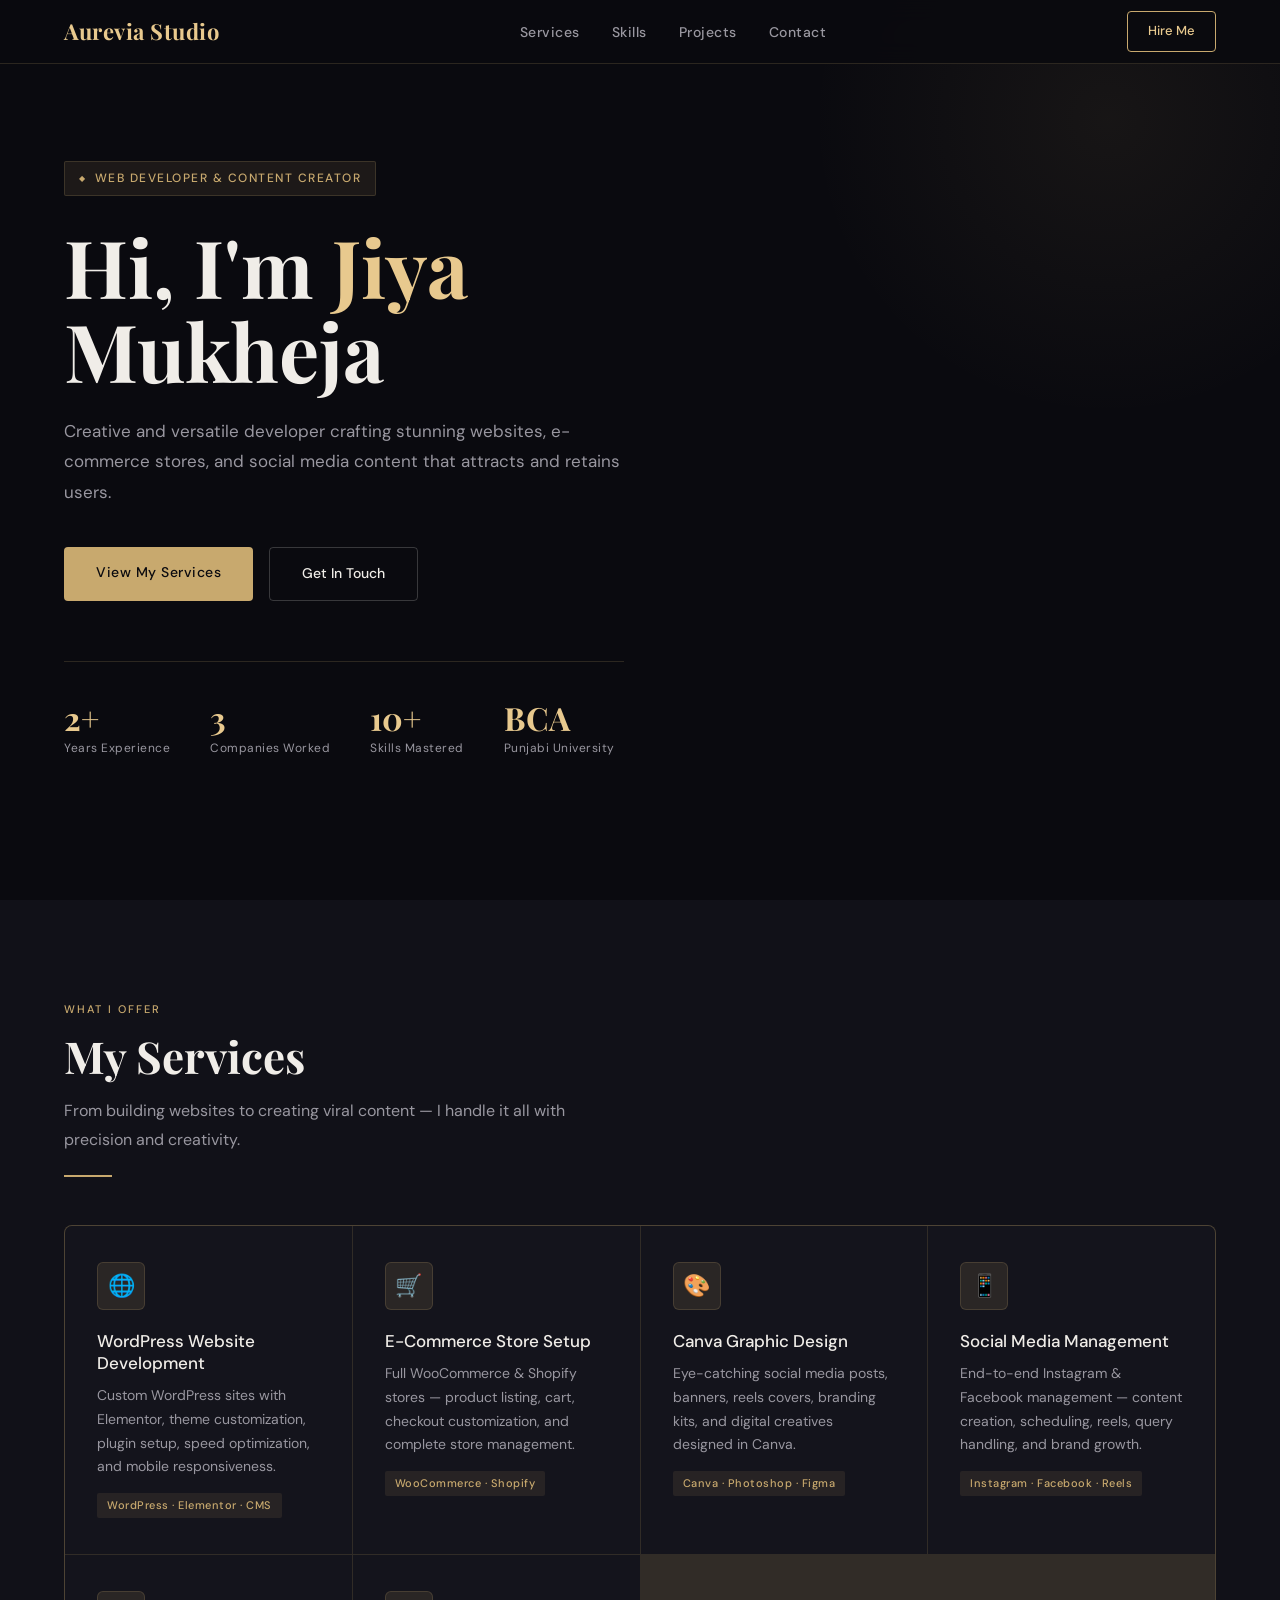
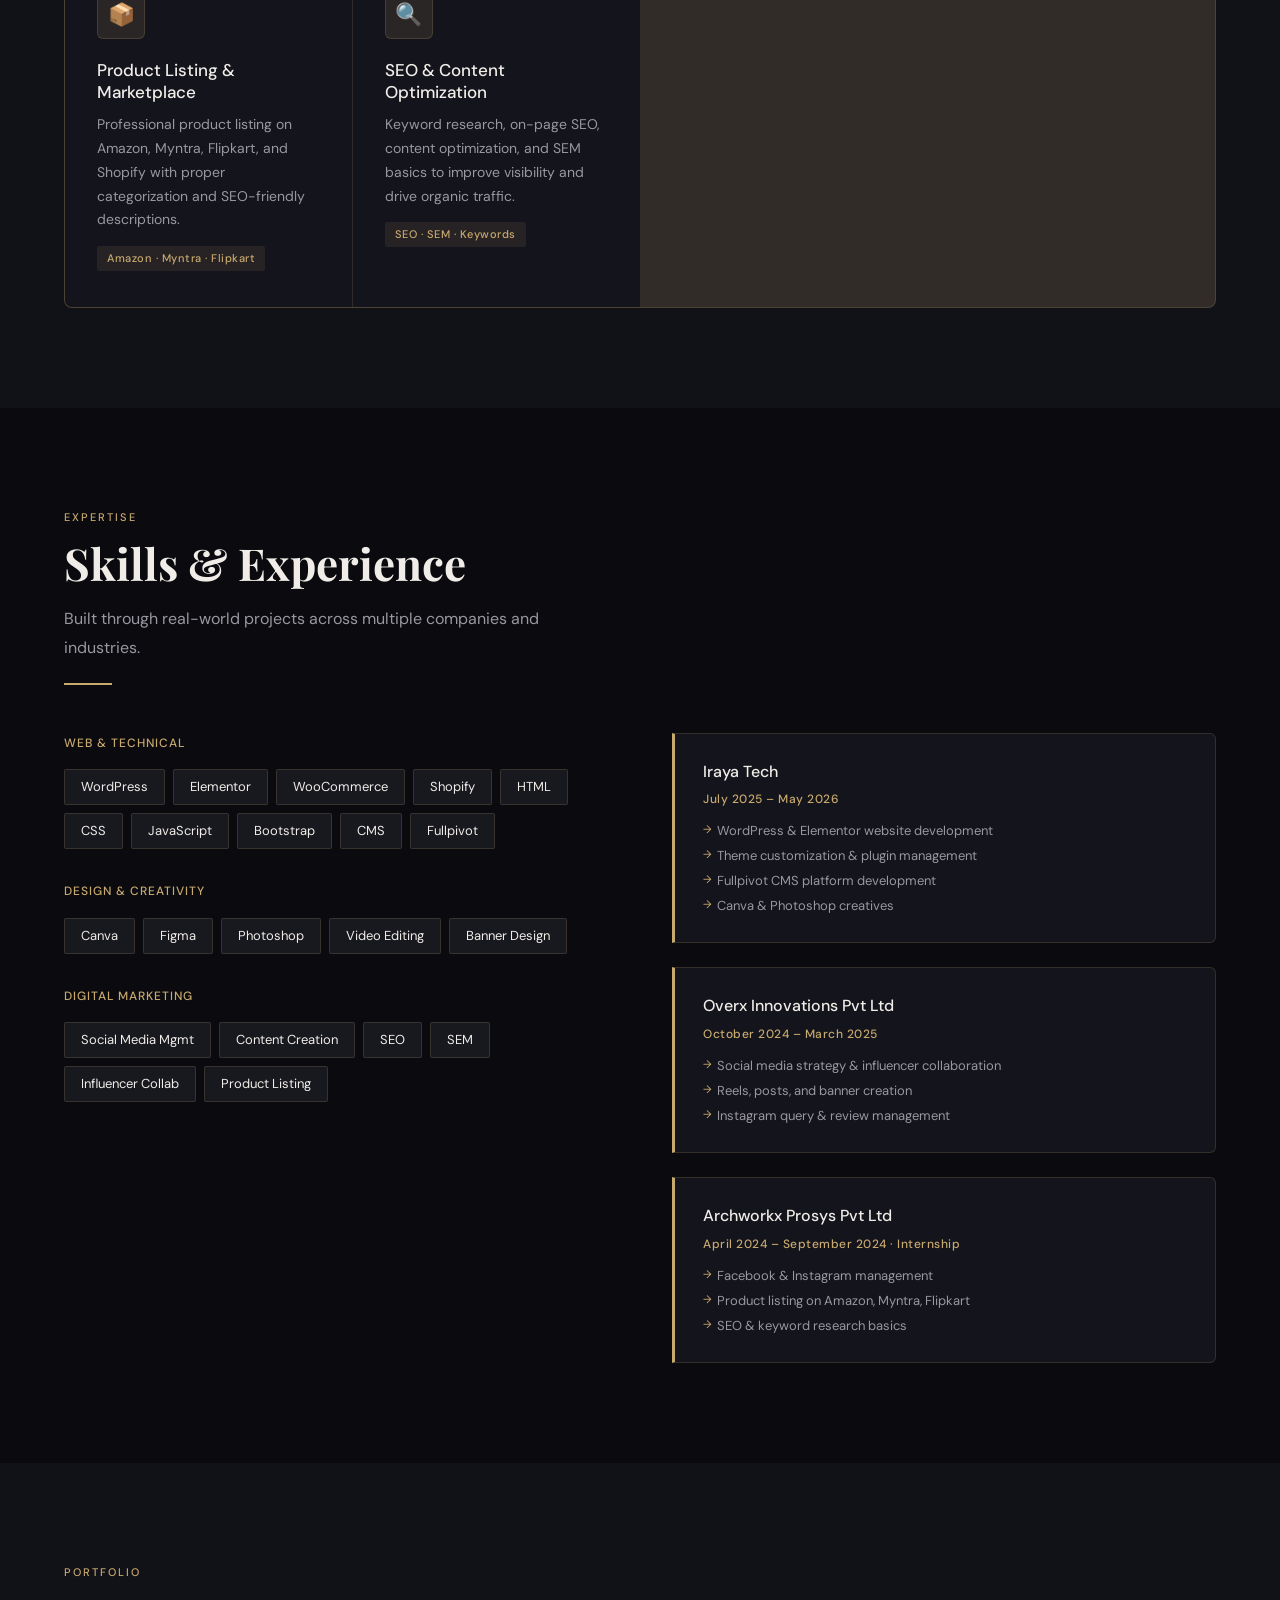
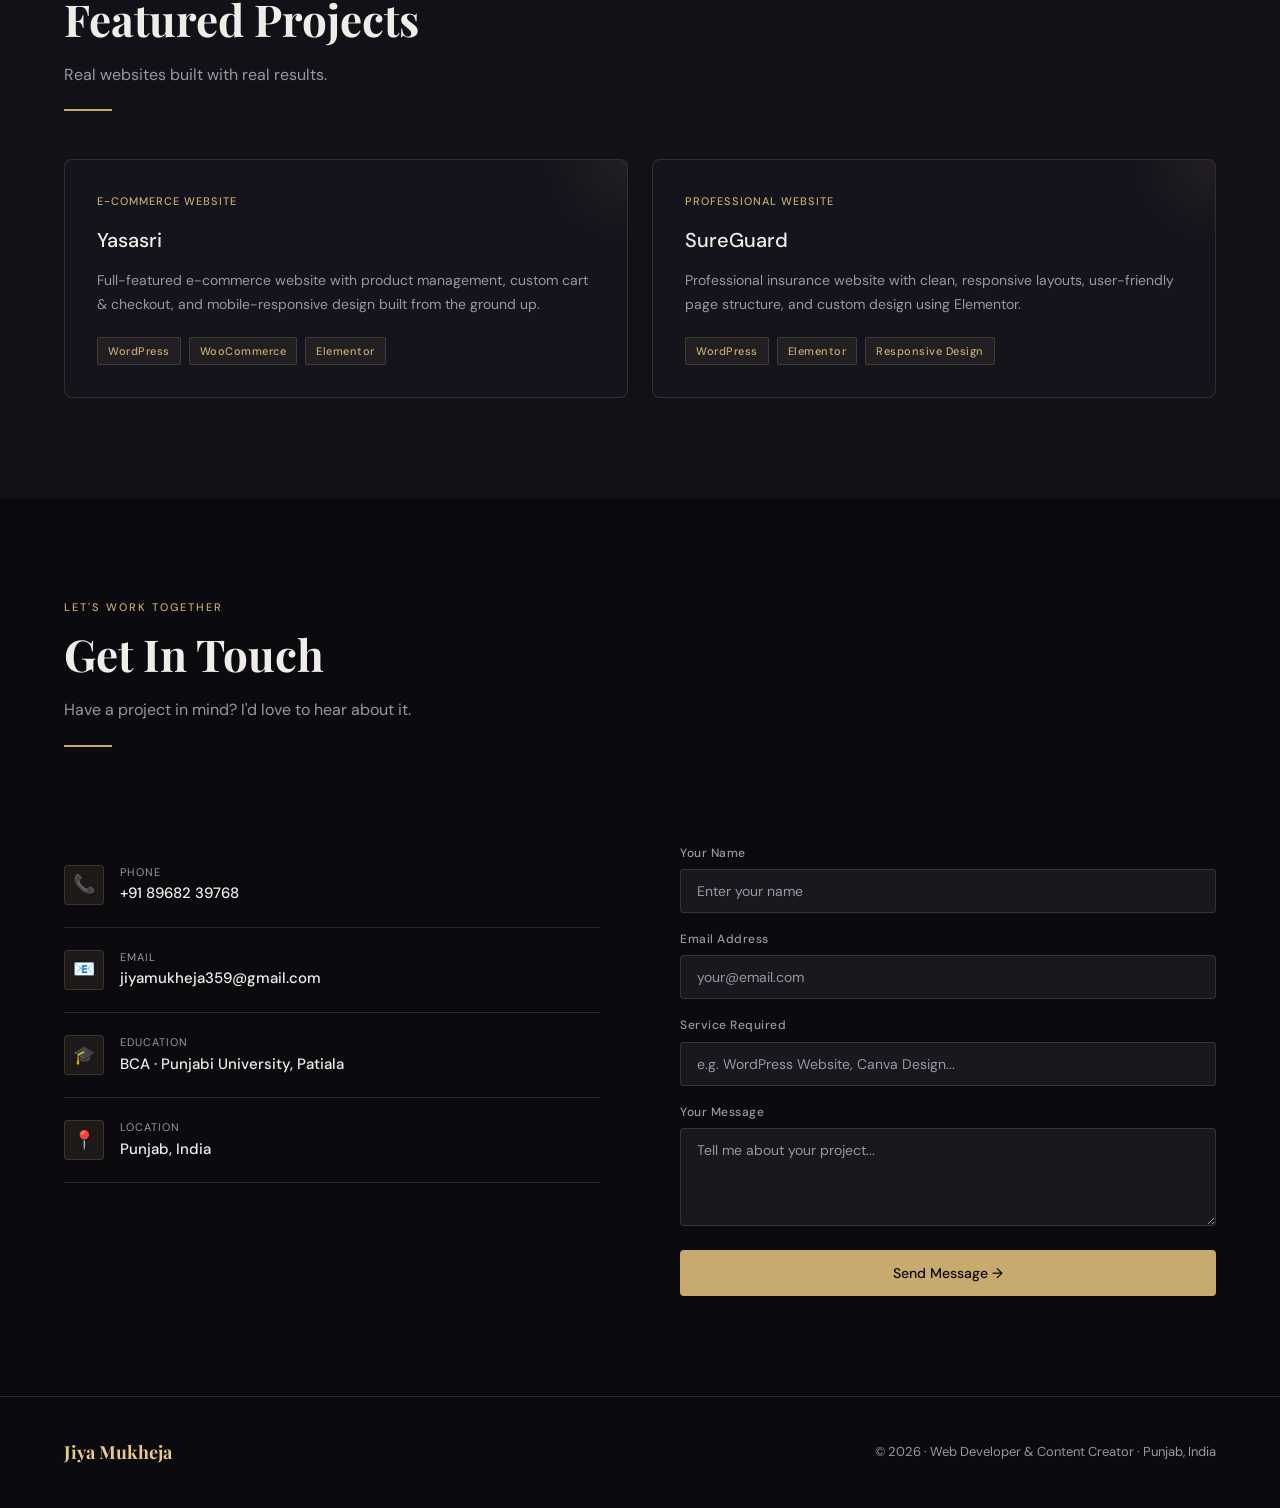
<file: jiya_mukheja_portfolio.html>
<!DOCTYPE html>
<html lang="en">
<head>
<meta charset="UTF-8">
<meta name="viewport" content="width=device-width, initial-scale=1.0">
<title>Jiya Mukheja — Web Developer & Content Creator</title>
<link href="https://fonts.googleapis.com/css2?family=Playfair+Display:wght@400;700&family=DM+Sans:wght@300;400;500&display=swap" rel="stylesheet">
<style>
  *, *::before, *::after { margin: 0; padding: 0; box-sizing: border-box; }
  :root {
    --bg: #0a0a0f;
    --bg2: #111118;
    --bg3: #18181f;
    --accent: #c8a96e;
    --accent2: #e8c98e;
    --text: #f0ede8;
    --muted: #9997a0;
    --border: rgba(200,169,110,0.18);
    --card: #14141c;
  }
  html { scroll-behavior: smooth; }
  body {
    background: var(--bg);
    color: var(--text);
    font-family: 'DM Sans', sans-serif;
    font-weight: 400;
    line-height: 1.7;
    min-height: 100vh;
  }

  /* NAV */
  nav {
    position: fixed; top: 0; left: 0; right: 0; z-index: 100;
    background: rgba(10,10,15,0.92);
    backdrop-filter: blur(12px);
    border-bottom: 1px solid var(--border);
    padding: 0 5%;
    display: flex; align-items: center; justify-content: space-between;
    height: 64px;
  }
  .nav-logo {
    font-family: 'Playfair Display', serif;
    font-size: 22px; font-weight: 700;
    color: var(--accent2);
    letter-spacing: 0.5px;
  }
  .nav-links { display: flex; gap: 32px; list-style: none; }
  .nav-links a {
    color: var(--muted); text-decoration: none;
    font-size: 14px; font-weight: 500; letter-spacing: 0.5px;
    transition: color 0.2s;
  }
  .nav-links a:hover { color: var(--accent2); }
  .nav-cta {
    background: transparent;
    border: 1px solid var(--accent);
    color: var(--accent2);
    padding: 8px 20px;
    border-radius: 4px;
    font-size: 13px; font-weight: 500;
    cursor: pointer; transition: all 0.2s;
    text-decoration: none;
    font-family: 'DM Sans', sans-serif;
  }
  .nav-cta:hover { background: var(--accent); color: #0a0a0f; }

  /* HERO */
  .hero {
    min-height: 100vh;
    display: flex; align-items: center;
    padding: 80px 5% 60px;
    position: relative;
    overflow: hidden;
  }
  .hero::before {
    content: '';
    position: absolute; top: -20%; right: -10%;
    width: 600px; height: 600px;
    background: radial-gradient(circle, rgba(200,169,110,0.07) 0%, transparent 70%);
    pointer-events: none;
  }
  .hero-inner { max-width: 720px; position: relative; z-index: 1; }
  .hero-tag {
    display: inline-flex; align-items: center; gap: 8px;
    background: rgba(200,169,110,0.1);
    border: 1px solid var(--border);
    color: var(--accent);
    font-size: 12px; font-weight: 500; letter-spacing: 1.5px; text-transform: uppercase;
    padding: 6px 14px; border-radius: 2px;
    margin-bottom: 28px;
  }
  .hero-tag::before { content: '◆'; font-size: 8px; }
  .hero h1 {
    font-family: 'Playfair Display', serif;
    font-size: clamp(42px, 7vw, 80px);
    font-weight: 700; line-height: 1.05;
    color: var(--text);
    margin-bottom: 24px;
  }
  .hero h1 span { color: var(--accent2); }
  .hero-desc {
    font-size: 17px; color: var(--muted);
    max-width: 560px; line-height: 1.8;
    margin-bottom: 40px;
  }
  .hero-btns { display: flex; gap: 16px; flex-wrap: wrap; }
  .btn-primary {
    background: var(--accent);
    color: #0a0a0f;
    padding: 14px 32px; border-radius: 4px;
    font-size: 14px; font-weight: 500; letter-spacing: 0.5px;
    text-decoration: none; border: none; cursor: pointer;
    transition: all 0.2s; font-family: 'DM Sans', sans-serif;
  }
  .btn-primary:hover { background: var(--accent2); transform: translateY(-1px); }
  .btn-outline {
    background: transparent;
    color: var(--text);
    padding: 14px 32px; border-radius: 4px;
    font-size: 14px; font-weight: 500;
    text-decoration: none; border: 1px solid rgba(240,237,232,0.2); cursor: pointer;
    transition: all 0.2s; font-family: 'DM Sans', sans-serif;
  }
  .btn-outline:hover { border-color: var(--accent); color: var(--accent2); }
  .hero-stats {
    display: flex; gap: 40px; margin-top: 60px;
    padding-top: 40px; border-top: 1px solid var(--border);
  }
  .stat-val {
    font-family: 'Playfair Display', serif;
    font-size: 32px; font-weight: 700; color: var(--accent2);
    line-height: 1;
  }
  .stat-label { font-size: 12px; color: var(--muted); letter-spacing: 0.5px; margin-top: 4px; }

  /* SECTION BASE */
  section { padding: 100px 5%; }
  .section-tag {
    font-size: 11px; font-weight: 500; letter-spacing: 2px; text-transform: uppercase;
    color: var(--accent); margin-bottom: 12px;
  }
  .section-title {
    font-family: 'Playfair Display', serif;
    font-size: clamp(28px, 4vw, 44px); font-weight: 700;
    line-height: 1.15; color: var(--text);
    margin-bottom: 16px;
  }
  .section-sub { font-size: 16px; color: var(--muted); max-width: 520px; line-height: 1.8; }
  .divider { width: 48px; height: 2px; background: var(--accent); margin: 20px 0 48px; }

  /* SERVICES */
  .services-bg { background: var(--bg2); }
  .services-grid {
    display: grid;
    grid-template-columns: repeat(auto-fit, minmax(280px, 1fr));
    gap: 1px;
    background: var(--border);
    border: 1px solid var(--border);
    border-radius: 8px;
    overflow: hidden;
    margin-top: 48px;
  }
  .service-card {
    background: var(--card);
    padding: 36px 32px;
    position: relative;
    transition: background 0.25s;
  }
  .service-card:hover { background: #1c1c26; }
  .service-icon {
    width: 48px; height: 48px;
    background: rgba(200,169,110,0.12);
    border: 1px solid var(--border);
    border-radius: 6px;
    display: flex; align-items: center; justify-content: center;
    font-size: 22px;
    margin-bottom: 20px;
  }
  .service-card h3 {
    font-size: 17px; font-weight: 500; color: var(--text);
    margin-bottom: 10px; line-height: 1.3;
  }
  .service-card p {
    font-size: 14px; color: var(--muted); line-height: 1.7;
  }
  .service-tag {
    display: inline-block;
    background: rgba(200,169,110,0.1);
    color: var(--accent);
    font-size: 11px; font-weight: 500; letter-spacing: 0.5px;
    padding: 3px 10px; border-radius: 2px;
    margin-top: 14px;
  }

  /* SKILLS */
  .skills-layout { display: grid; grid-template-columns: 1fr 1fr; gap: 64px; align-items: start; margin-top: 48px; }
  .skill-group { margin-bottom: 32px; }
  .skill-group-name { font-size: 12px; font-weight: 500; letter-spacing: 1px; text-transform: uppercase; color: var(--accent); margin-bottom: 16px; }
  .skill-pills { display: flex; flex-wrap: wrap; gap: 8px; }
  .skill-pill {
    background: var(--bg3);
    border: 1px solid var(--border);
    color: var(--text);
    font-size: 13px; font-weight: 400;
    padding: 6px 16px; border-radius: 2px;
    transition: all 0.2s;
  }
  .skill-pill:hover { border-color: var(--accent); color: var(--accent2); }
  .exp-list { display: flex; flex-direction: column; gap: 24px; }
  .exp-card {
    background: var(--card);
    border: 1px solid var(--border);
    border-left: 3px solid var(--accent);
    padding: 24px 28px;
    border-radius: 0 6px 6px 0;
  }
  .exp-company { font-size: 16px; font-weight: 500; color: var(--text); }
  .exp-date { font-size: 12px; color: var(--accent); font-weight: 500; letter-spacing: 0.5px; margin: 4px 0 10px; }
  .exp-points { list-style: none; }
  .exp-points li {
    font-size: 13px; color: var(--muted); line-height: 1.6; padding: 2px 0;
    padding-left: 14px; position: relative;
  }
  .exp-points li::before { content: '→'; position: absolute; left: 0; color: var(--accent); font-size: 11px; }

  /* PROJECTS */
  .projects-bg { background: var(--bg2); }
  .projects-grid { display: grid; grid-template-columns: repeat(auto-fit, minmax(300px, 1fr)); gap: 24px; margin-top: 48px; }
  .project-card {
    background: var(--card);
    border: 1px solid var(--border);
    border-radius: 8px;
    padding: 32px;
    position: relative; overflow: hidden;
    transition: border-color 0.25s, transform 0.2s;
  }
  .project-card:hover { border-color: var(--accent); transform: translateY(-3px); }
  .project-card::after {
    content: '';
    position: absolute; top: 0; right: 0;
    width: 80px; height: 80px;
    background: radial-gradient(circle at top right, rgba(200,169,110,0.08), transparent 70%);
  }
  .project-type { font-size: 11px; font-weight: 500; letter-spacing: 1px; text-transform: uppercase; color: var(--accent); margin-bottom: 12px; }
  .project-card h3 { font-size: 20px; font-weight: 500; color: var(--text); margin-bottom: 12px; }
  .project-card p { font-size: 14px; color: var(--muted); line-height: 1.7; }
  .project-tech { display: flex; gap: 8px; flex-wrap: wrap; margin-top: 20px; }
  .tech-badge {
    background: rgba(200,169,110,0.08);
    border: 1px solid rgba(200,169,110,0.2);
    color: var(--accent);
    font-size: 11px; font-weight: 500; letter-spacing: 0.5px;
    padding: 4px 10px; border-radius: 2px;
  }

  /* CONTACT */
  .contact-layout { display: grid; grid-template-columns: 1fr 1fr; gap: 80px; align-items: start; }
  .contact-info { margin-top: 48px; }
  .contact-item {
    display: flex; align-items: center; gap: 16px;
    padding: 20px 0; border-bottom: 1px solid var(--border);
  }
  .contact-icon {
    width: 40px; height: 40px;
    background: rgba(200,169,110,0.1);
    border: 1px solid var(--border);
    border-radius: 4px;
    display: flex; align-items: center; justify-content: center;
    font-size: 18px; flex-shrink: 0;
  }
  .contact-label { font-size: 11px; letter-spacing: 1px; text-transform: uppercase; color: var(--muted); }
  .contact-val { font-size: 15px; color: var(--text); font-weight: 500; }
  .contact-form { margin-top: 48px; display: flex; flex-direction: column; gap: 16px; }
  .form-group { display: flex; flex-direction: column; gap: 6px; }
  .form-group label { font-size: 12px; font-weight: 500; letter-spacing: 0.5px; color: var(--muted); }
  .form-group input, .form-group textarea {
    background: var(--bg3);
    border: 1px solid var(--border);
    color: var(--text);
    padding: 12px 16px; border-radius: 4px;
    font-size: 14px; font-family: 'DM Sans', sans-serif;
    outline: none; transition: border-color 0.2s;
    resize: vertical;
  }
  .form-group input:focus, .form-group textarea:focus { border-color: var(--accent); }
  .form-group input::placeholder, .form-group textarea::placeholder { color: var(--muted); }
  .form-submit {
    background: var(--accent);
    color: #0a0a0f;
    border: none;
    padding: 14px 32px; border-radius: 4px;
    font-size: 14px; font-weight: 500;
    cursor: pointer; font-family: 'DM Sans', sans-serif;
    transition: all 0.2s; margin-top: 8px;
    text-align: center;
  }
  .form-submit:hover { background: var(--accent2); }

  /* FOOTER */
  footer {
    padding: 40px 5%;
    border-top: 1px solid var(--border);
    display: flex; align-items: center; justify-content: space-between;
    flex-wrap: wrap; gap: 16px;
  }
  .footer-logo {
    font-family: 'Playfair Display', serif;
    font-size: 18px; font-weight: 700; color: var(--accent2);
  }
  .footer-copy { font-size: 13px; color: var(--muted); }

  @media (max-width: 720px) {
    .skills-layout, .contact-layout { grid-template-columns: 1fr; gap: 40px; }
    .hero-stats { gap: 24px; flex-wrap: wrap; }
    nav .nav-links { display: none; }
  }
</style>
</head>
<body>

<nav>
  <div class="nav-logo">Aurevia Studio</div>
  <ul class="nav-links">
    <li><a href="#services">Services</a></li>
    <li><a href="#skills">Skills</a></li>
    <li><a href="#projects">Projects</a></li>
    <li><a href="#contact">Contact</a></li>
  </ul>
  <a href="#contact" class="nav-cta">Hire Me</a>
</nav>

<!-- HERO -->
<section class="hero" id="home">
  <div class="hero-inner">
    <div class="hero-tag">Web Developer & Content Creator</div>
    <h1>Hi, I'm <span>Jiya</span><br>Mukheja</h1>
    <p class="hero-desc">
      Creative and versatile developer crafting stunning websites, e-commerce stores, and social media content that attracts and retains users.
    </p>
    <div class="hero-btns">
      <a href="#services" class="btn-primary">View My Services</a>
      <a href="#contact" class="btn-outline">Get In Touch</a>
    </div>
    <div class="hero-stats">
      <div>
        <div class="stat-val">2+</div>
        <div class="stat-label">Years Experience</div>
      </div>
      <div>
        <div class="stat-val">3</div>
        <div class="stat-label">Companies Worked</div>
      </div>
      <div>
        <div class="stat-val">10+</div>
        <div class="stat-label">Skills Mastered</div>
      </div>
      <div>
        <div class="stat-val">BCA</div>
        <div class="stat-label">Punjabi University</div>
      </div>
    </div>
  </div>
</section>

<!-- SERVICES -->
<section class="services-bg" id="services">
  <div class="section-tag">What I Offer</div>
  <div class="section-title">My Services</div>
  <p class="section-sub">From building websites to creating viral content — I handle it all with precision and creativity.</p>
  <div class="divider"></div>

  <div class="services-grid">
    <div class="service-card">
      <div class="service-icon">🌐</div>
      <h3>WordPress Website Development</h3>
      <p>Custom WordPress sites with Elementor, theme customization, plugin setup, speed optimization, and mobile responsiveness.</p>
      <span class="service-tag">WordPress · Elementor · CMS</span>
    </div>
    <div class="service-card">
      <div class="service-icon">🛒</div>
      <h3>E-Commerce Store Setup</h3>
      <p>Full WooCommerce & Shopify stores — product listing, cart, checkout customization, and complete store management.</p>
      <span class="service-tag">WooCommerce · Shopify</span>
    </div>
    <div class="service-card">
      <div class="service-icon">🎨</div>
      <h3>Canva Graphic Design</h3>
      <p>Eye-catching social media posts, banners, reels covers, branding kits, and digital creatives designed in Canva.</p>
      <span class="service-tag">Canva · Photoshop · Figma</span>
    </div>
    <div class="service-card">
      <div class="service-icon">📱</div>
      <h3>Social Media Management</h3>
      <p>End-to-end Instagram & Facebook management — content creation, scheduling, reels, query handling, and brand growth.</p>
      <span class="service-tag">Instagram · Facebook · Reels</span>
    </div>
    <div class="service-card">
      <div class="service-icon">📦</div>
      <h3>Product Listing & Marketplace</h3>
      <p>Professional product listing on Amazon, Myntra, Flipkart, and Shopify with proper categorization and SEO-friendly descriptions.</p>
      <span class="service-tag">Amazon · Myntra · Flipkart</span>
    </div>
    <div class="service-card">
      <div class="service-icon">🔍</div>
      <h3>SEO & Content Optimization</h3>
      <p>Keyword research, on-page SEO, content optimization, and SEM basics to improve visibility and drive organic traffic.</p>
      <span class="service-tag">SEO · SEM · Keywords</span>
    </div>
  </div>
</section>

<!-- SKILLS & EXPERIENCE -->
<section id="skills">
  <div class="section-tag">Expertise</div>
  <div class="section-title">Skills & Experience</div>
  <p class="section-sub">Built through real-world projects across multiple companies and industries.</p>
  <div class="divider"></div>

  <div class="skills-layout">
    <div>
      <div class="skill-group">
        <div class="skill-group-name">Web & Technical</div>
        <div class="skill-pills">
          <span class="skill-pill">WordPress</span>
          <span class="skill-pill">Elementor</span>
          <span class="skill-pill">WooCommerce</span>
          <span class="skill-pill">Shopify</span>
          <span class="skill-pill">HTML</span>
          <span class="skill-pill">CSS</span>
          <span class="skill-pill">JavaScript</span>
          <span class="skill-pill">Bootstrap</span>
          <span class="skill-pill">CMS</span>
          <span class="skill-pill">Fullpivot</span>
        </div>
      </div>
      <div class="skill-group">
        <div class="skill-group-name">Design & Creativity</div>
        <div class="skill-pills">
          <span class="skill-pill">Canva</span>
          <span class="skill-pill">Figma</span>
          <span class="skill-pill">Photoshop</span>
          <span class="skill-pill">Video Editing</span>
          <span class="skill-pill">Banner Design</span>
        </div>
      </div>
      <div class="skill-group">
        <div class="skill-group-name">Digital Marketing</div>
        <div class="skill-pills">
          <span class="skill-pill">Social Media Mgmt</span>
          <span class="skill-pill">Content Creation</span>
          <span class="skill-pill">SEO</span>
          <span class="skill-pill">SEM</span>
          <span class="skill-pill">Influencer Collab</span>
          <span class="skill-pill">Product Listing</span>
        </div>
      </div>
    </div>

    <div class="exp-list">
      <div class="exp-card">
        <div class="exp-company">Iraya Tech</div>
        <div class="exp-date">July 2025 – May 2026</div>
        <ul class="exp-points">
          <li>WordPress & Elementor website development</li>
          <li>Theme customization & plugin management</li>
          <li>Fullpivot CMS platform development</li>
          <li>Canva & Photoshop creatives</li>
        </ul>
      </div>
      <div class="exp-card">
        <div class="exp-company">Overx Innovations Pvt Ltd</div>
        <div class="exp-date">October 2024 – March 2025</div>
        <ul class="exp-points">
          <li>Social media strategy & influencer collaboration</li>
          <li>Reels, posts, and banner creation</li>
          <li>Instagram query & review management</li>
        </ul>
      </div>
      <div class="exp-card">
        <div class="exp-company">Archworkx Prosys Pvt Ltd</div>
        <div class="exp-date">April 2024 – September 2024 · Internship</div>
        <ul class="exp-points">
          <li>Facebook & Instagram management</li>
          <li>Product listing on Amazon, Myntra, Flipkart</li>
          <li>SEO & keyword research basics</li>
        </ul>
      </div>
    </div>
  </div>
</section>

<!-- PROJECTS -->
<section class="projects-bg" id="projects">
  <div class="section-tag">Portfolio</div>
  <div class="section-title">Featured Projects</div>
  <p class="section-sub">Real websites built with real results.</p>
  <div class="divider"></div>

  <div class="projects-grid">
    <div class="project-card">
      <div class="project-type">E-Commerce Website</div>
      <h3>Yasasri</h3>
      <p>Full-featured e-commerce website with product management, custom cart & checkout, and mobile-responsive design built from the ground up.</p>
      <div class="project-tech">
        <span class="tech-badge">WordPress</span>
        <span class="tech-badge">WooCommerce</span>
        <span class="tech-badge">Elementor</span>
      </div>
    </div>
    <div class="project-card">
      <div class="project-type">Professional Website</div>
      <h3>SureGuard</h3>
      <p>Professional insurance website with clean, responsive layouts, user-friendly page structure, and custom design using Elementor.</p>
      <div class="project-tech">
        <span class="tech-badge">WordPress</span>
        <span class="tech-badge">Elementor</span>
        <span class="tech-badge">Responsive Design</span>
      </div>
    </div>
  </div>
</section>

<!-- CONTACT -->
<section id="contact">
  <div class="section-tag">Let's Work Together</div>
  <div class="section-title">Get In Touch</div>
  <p class="section-sub">Have a project in mind? I'd love to hear about it.</p>
  <div class="divider"></div>

  <div class="contact-layout">
    <div class="contact-info">
      <div class="contact-item">
        <div class="contact-icon">📞</div>
        <div>
          <div class="contact-label">Phone</div>
          <div class="contact-val">+91 89682 39768</div>
        </div>
      </div>
      <div class="contact-item">
        <div class="contact-icon">📧</div>
        <div>
          <div class="contact-label">Email</div>
          <div class="contact-val">jiyamukheja359@gmail.com</div>
        </div>
      </div>
      <div class="contact-item">
        <div class="contact-icon">🎓</div>
        <div>
          <div class="contact-label">Education</div>
          <div class="contact-val">BCA · Punjabi University, Patiala</div>
        </div>
      </div>
      <div class="contact-item">
        <div class="contact-icon">📍</div>
        <div>
          <div class="contact-label">Location</div>
          <div class="contact-val">Punjab, India</div>
        </div>
      </div>
    </div>

    <div class="contact-form">
      <div class="form-group">
        <label>Your Name</label>
        <input type="text" placeholder="Enter your name">
      </div>
      <div class="form-group">
        <label>Email Address</label>
        <input type="email" placeholder="your@email.com">
      </div>
      <div class="form-group">
        <label>Service Required</label>
        <input type="text" placeholder="e.g. WordPress Website, Canva Design...">
      </div>
      <div class="form-group">
        <label>Your Message</label>
        <textarea rows="4" placeholder="Tell me about your project..."></textarea>
      </div>
      <button class="form-submit">Send Message →</button>
    </div>
  </div>
</section>

<!-- FOOTER -->
<footer>
  <div class="footer-logo">Jiya Mukheja</div>
  <div class="footer-copy">© 2026 · Web Developer & Content Creator · Punjab, India</div>
</footer>

</body>
</html>
</file>
